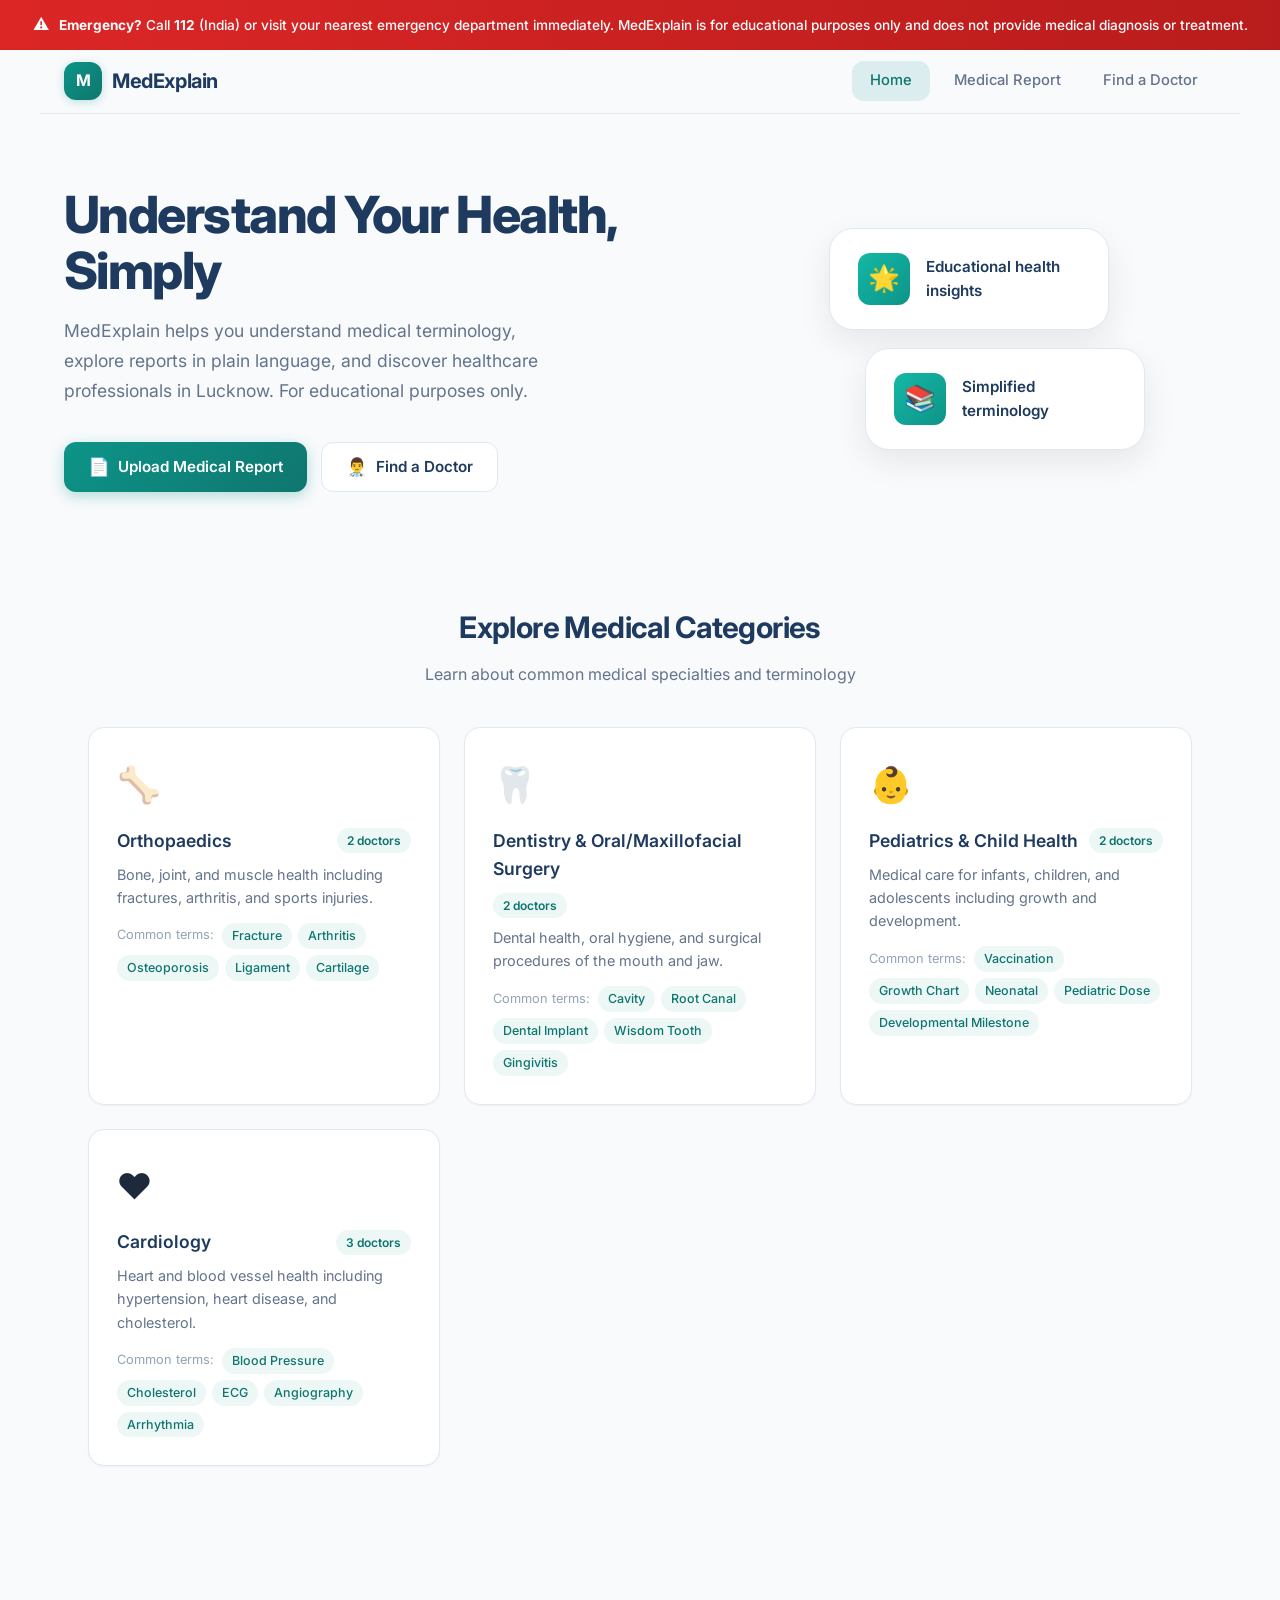
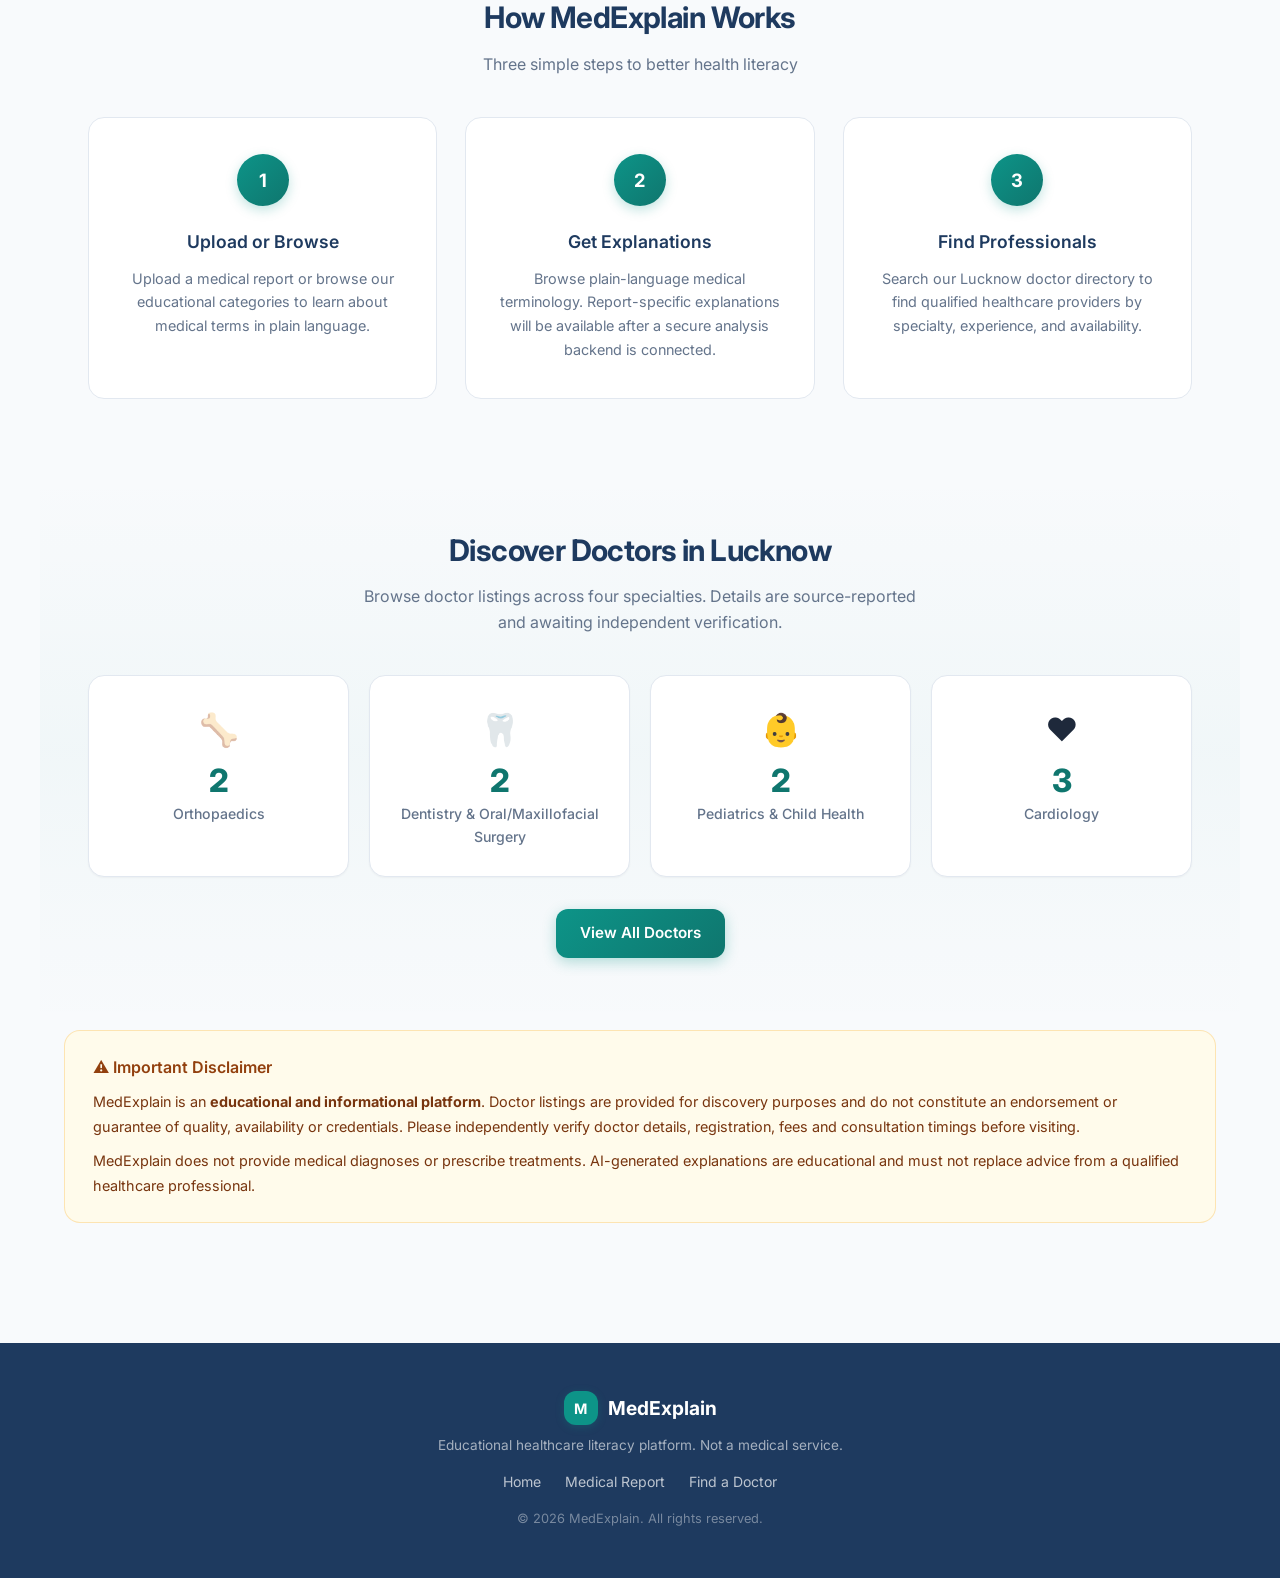
<file: index.html>
<!DOCTYPE html>
<html lang="en">
<head>
    <meta charset="UTF-8">
    <meta name="viewport" content="width=device-width, initial-scale=1.0">
    <title>MedExplain - Healthcare Education & Doctor Discovery</title>
    <link rel="stylesheet" href="styles.css">
    <link rel="preconnect" href="https://fonts.googleapis.com">
    <link href="https://fonts.googleapis.com/css2?family=Inter:wght@300;400;500;600;700&display=swap" rel="stylesheet">
</head>
<body>
    <!-- Emergency Banner -->
    <div class="emergency-banner">
        <span class="emergency-icon">&#9888;</span>
        <span><strong>Emergency?</strong> Call <strong>112</strong> (India) or visit your nearest emergency department immediately. MedExplain is for educational purposes only and does not provide medical diagnosis or treatment.</span>
    </div>

    <!-- Navigation -->
    <nav class="navbar">
        <div class="nav-brand">
            <div class="logo-icon">M</div>
            <span class="logo-text">MedExplain</span>
        </div>
        <button class="nav-toggle" id="navToggle" aria-label="Toggle navigation">
            <span></span>
            <span></span>
            <span></span>
        </button>
        <ul class="nav-menu" id="navMenu">
            <li><a href="index.html" class="nav-link active">Home</a></li>
            <li><a href="report.html" class="nav-link">Medical Report</a></li>
            <li><a href="doctors.html" class="nav-link">Find a Doctor</a></li>
        </ul>
    </nav>

    <!-- Hero Section -->
    <header class="hero">
        <div class="hero-content">
            <h1>Understand Your Health, Simply</h1>
            <p class="hero-subtitle">MedExplain helps you understand medical terminology, explore reports in plain language, and discover healthcare professionals in Lucknow. For educational purposes only.</p>
            <div class="hero-actions">
                <a href="report.html" class="btn btn-primary">
                    <span class="btn-icon">&#128196;</span>
                    Upload Medical Report
                </a>
                <a href="doctors.html" class="btn btn-secondary">
                    <span class="btn-icon">&#128104;&#8205;&#9877;&#65039;</span>
                    Find a Doctor
                </a>
            </div>
        </div>
        <div class="hero-illustration">
            <div class="hero-card">
                <div class="hero-card-icon">&#127775;</div>
                <div class="hero-card-text">Educational health insights</div>
            </div>
            <div class="hero-card hero-card-offset">
                <div class="hero-card-icon">&#128218;</div>
                <div class="hero-card-text">Simplified terminology</div>
            </div>
        </div>
    </header>

    <!-- Medical Categories -->
    <section class="categories-section">
        <div class="section-header">
            <h2>Explore Medical Categories</h2>
            <p>Learn about common medical specialties and terminology</p>
        </div>
        <div class="categories-grid" id="categoriesGrid">
            <!-- Populated by JavaScript -->
        </div>
    </section>

    <!-- How It Works -->
    <section class="how-it-works">
        <div class="section-header">
            <h2>How MedExplain Works</h2>
            <p>Three simple steps to better health literacy</p>
        </div>
        <div class="steps-grid">
            <div class="step-card">
                <div class="step-number">1</div>
                <h3>Upload or Browse</h3>
                <p>Upload a medical report or browse our educational categories to learn about medical terms in plain language.</p>
            </div>
            <div class="step-card">
                <div class="step-number">2</div>
                <h3>Get Explanations</h3>
                <p>Browse plain-language medical terminology. Report-specific explanations will be available after a secure analysis backend is connected.</p>
            </div>
            <div class="step-card">
                <div class="step-number">3</div>
                <h3>Find Professionals</h3>
                <p>Search our Lucknow doctor directory to find qualified healthcare providers by specialty, experience, and availability.</p>
            </div>
        </div>
    </section>

    <!-- Doctor Discovery Preview -->
    <section class="preview-section">
        <div class="section-header">
            <h2>Discover Doctors in Lucknow</h2>
            <p>Browse doctor listings across four specialties. Details are source-reported and awaiting independent verification.</p>
        </div>
        <div class="stats-grid" id="statsGrid">
            <!-- Populated by JavaScript -->
        </div>
        <div class="preview-cta">
            <a href="doctors.html" class="btn btn-primary">View All Doctors</a>
        </div>
    </section>

    <!-- Disclaimer Section -->
    <section class="disclaimer-section">
        <div class="disclaimer-box">
            <h3>&#9888; Important Disclaimer</h3>
            <p>MedExplain is an <strong>educational and informational platform</strong>. Doctor listings are provided for discovery purposes and do not constitute an endorsement or guarantee of quality, availability or credentials. Please independently verify doctor details, registration, fees and consultation timings before visiting.</p>
            <p style="margin-top: 10px;">MedExplain does not provide medical diagnoses or prescribe treatments. AI-generated explanations are educational and must not replace advice from a qualified healthcare professional.</p>
        </div>
    </section>

    <!-- Footer -->
    <footer class="footer">
        <div class="footer-content">
            <div class="footer-brand">
                <div class="logo-icon footer-logo">M</div>
                <span>MedExplain</span>
            </div>
            <p class="footer-text">Educational healthcare literacy platform. Not a medical service.</p>
            <div class="footer-links">
                <a href="index.html">Home</a>
                <a href="report.html">Medical Report</a>
                <a href="doctors.html">Find a Doctor</a>
            </div>
            <p class="footer-copy">&copy; 2026 MedExplain. All rights reserved.</p>
        </div>
    </footer>

    <script src="doctors-data.js"></script>
    <script src="app.js"></script>
</body>
</html>
</file>
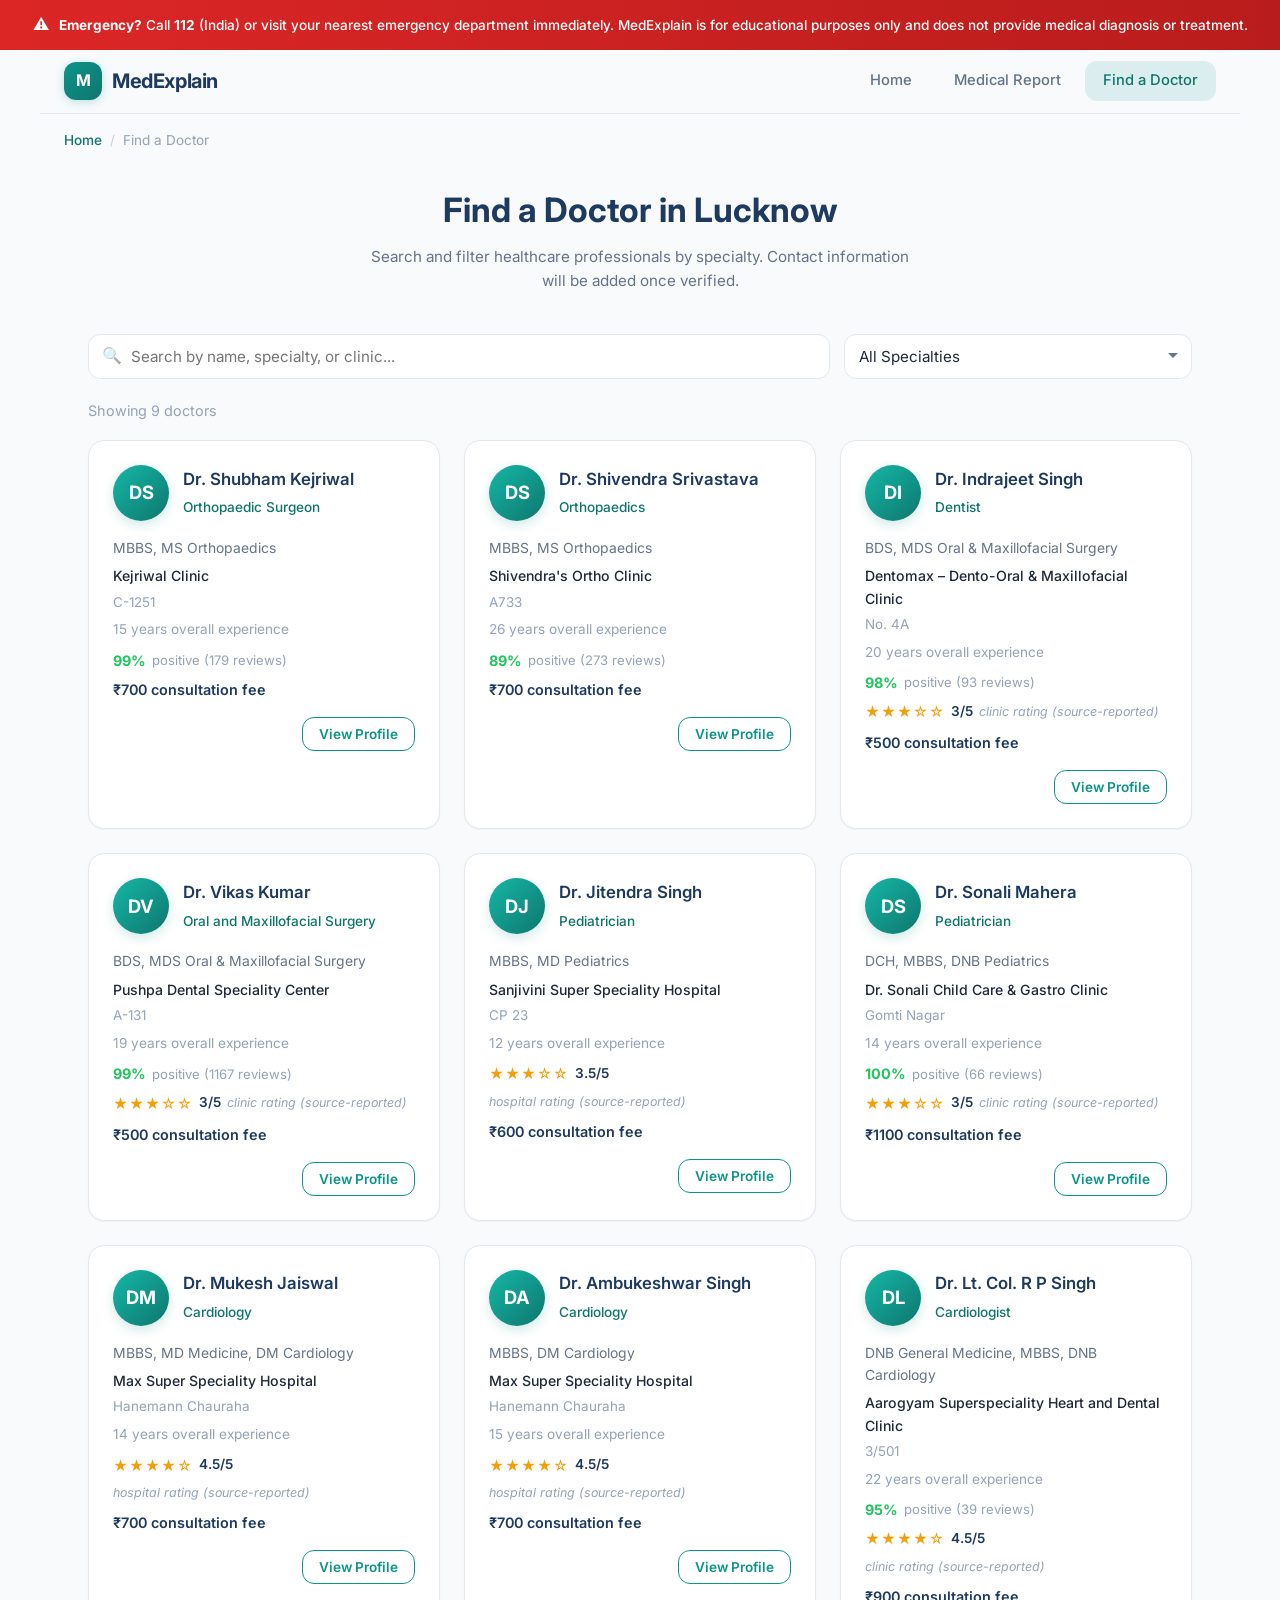
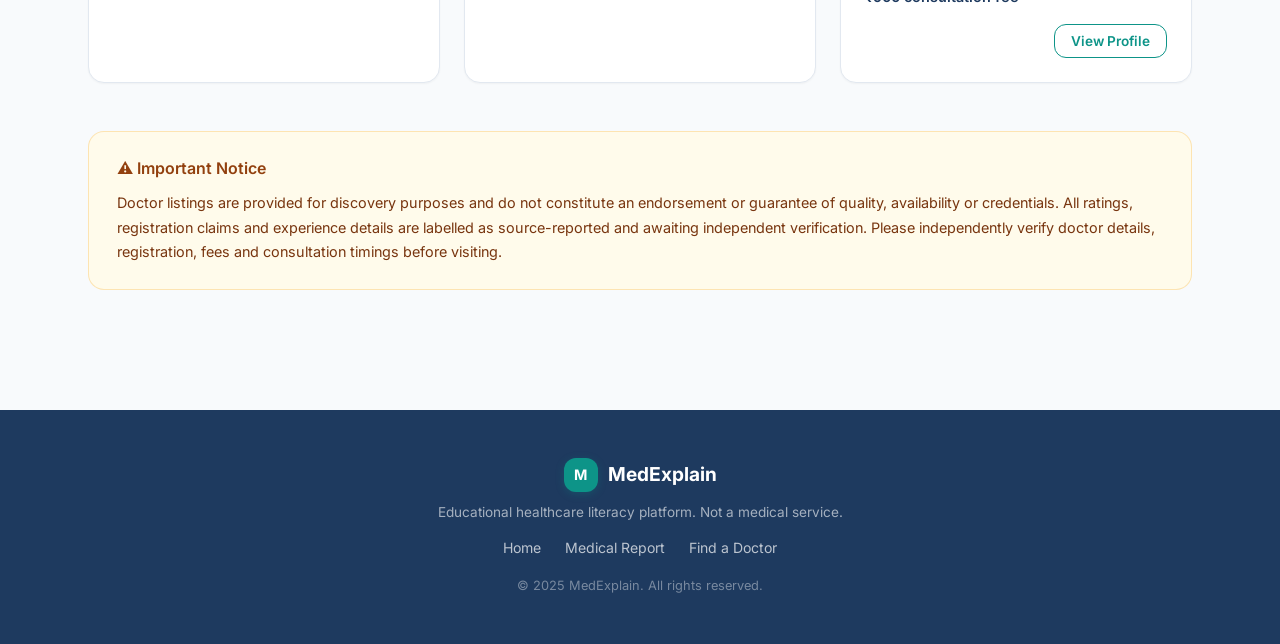
<file: doctors.html>
<!DOCTYPE html>
<html lang="en">
<head>
    <meta charset="UTF-8">
    <meta name="viewport" content="width=device-width, initial-scale=1.0">
    <title>Find a Doctor - MedExplain</title>
    <link rel="stylesheet" href="styles.css">
    <link rel="preconnect" href="https://fonts.googleapis.com">
    <link href="https://fonts.googleapis.com/css2?family=Inter:wght@300;400;500;600;700&display=swap" rel="stylesheet">
</head>
<body>
    <!-- Emergency Banner -->
    <div class="emergency-banner">
        <span class="emergency-icon">&#9888;</span>
        <span><strong>Emergency?</strong> Call <strong>112</strong> (India) or visit your nearest emergency department immediately. MedExplain is for educational purposes only and does not provide medical diagnosis or treatment.</span>
    </div>

    <!-- Navigation -->
    <nav class="navbar">
        <div class="nav-brand">
            <div class="logo-icon">M</div>
            <span class="logo-text">MedExplain</span>
        </div>
        <button class="nav-toggle" id="navToggle" aria-label="Toggle navigation">
            <span></span>
            <span></span>
            <span></span>
        </button>
        <ul class="nav-menu" id="navMenu">
            <li><a href="index.html" class="nav-link">Home</a></li>
            <li><a href="report.html" class="nav-link">Medical Report</a></li>
            <li><a href="doctors.html" class="nav-link active">Find a Doctor</a></li>
        </ul>
    </nav>

    <!-- Breadcrumb -->
    <div class="breadcrumb">
        <a href="index.html">Home</a>
        <span class="breadcrumb-separator">/</span>
        <span>Find a Doctor</span>
    </div>

    <!-- Doctor Directory Main -->
    <main class="doctors-main">
        <div class="section-header doctors-header">
            <h1>Find a Doctor in Lucknow</h1>
            <p>Search and filter healthcare professionals by specialty. Contact information will be added once verified.</p>
        </div>

        <!-- Search and Filter -->
        <div class="search-filter-bar">
            <div class="search-box">
                <span class="search-icon">&#128269;</span>
                <input type="text" class="search-input" id="doctorSearchInput" placeholder="Search by name, specialty, or clinic...">
            </div>
            <div class="filter-dropdown">
                <select class="filter-select" id="categoryFilter">
                    <option value="all">All Specialties</option>
                    <option value="Orthopaedics">Orthopaedics (2)</option>
                    <option value="Dentistry & Oral/Maxillofacial Surgery">Dentistry & Oral/Maxillofacial Surgery (2)</option>
                    <option value="Pediatrics & Child Health">Pediatrics & Child Health (2)</option>
                    <option value="Cardiology">Cardiology (3)</option>
                </select>
            </div>
        </div>

        <!-- Results Count -->
        <div class="results-info">
            <p id="resultsCount">Showing all doctors</p>
        </div>

        <!-- Doctor Cards Grid -->
        <div class="doctors-grid" id="doctorsGrid">
            <!-- Populated by JavaScript -->
        </div>

        <!-- No Results State -->
        <div class="no-results" id="noResults" style="display: none;">
            <div class="no-results-icon">&#128270;</div>
            <h3>No doctors found</h3>
            <p>Try adjusting your search or filter criteria.</p>
            <button class="btn btn-secondary" id="clearFiltersBtn">Clear Filters</button>
        </div>

        <!-- Directory Disclaimer -->
        <div class="directory-disclaimer">
            <div class="disclaimer-box">
                <h3>&#9888; Important Notice</h3>
                <p>Doctor listings are provided for discovery purposes and do not constitute an endorsement or guarantee of quality, availability or credentials. All ratings, registration claims and experience details are labelled as source-reported and awaiting independent verification. Please independently verify doctor details, registration, fees and consultation timings before visiting.</p>
            </div>
        </div>
    </main>

    <!-- Doctor Profile Modal -->
    <div class="modal-overlay" id="doctorModal">
        <div class="modal-content">
            <button class="modal-close" id="modalClose">&times;</button>
            <div class="modal-body" id="modalBody">
                <!-- Populated by JavaScript -->
            </div>
        </div>
    </div>

    <!-- Footer -->
    <footer class="footer">
        <div class="footer-content">
            <div class="footer-brand">
                <div class="logo-icon footer-logo">M</div>
                <span>MedExplain</span>
            </div>
            <p class="footer-text">Educational healthcare literacy platform. Not a medical service.</p>
            <div class="footer-links">
                <a href="index.html">Home</a>
                <a href="report.html">Medical Report</a>
                <a href="doctors.html">Find a Doctor</a>
            </div>
            <p class="footer-copy">&copy; 2025 MedExplain. All rights reserved.</p>
        </div>
    </footer>

    <script src="doctors-data.js"></script>
    <script src="app.js"></script>
</body>
</html>
</file>
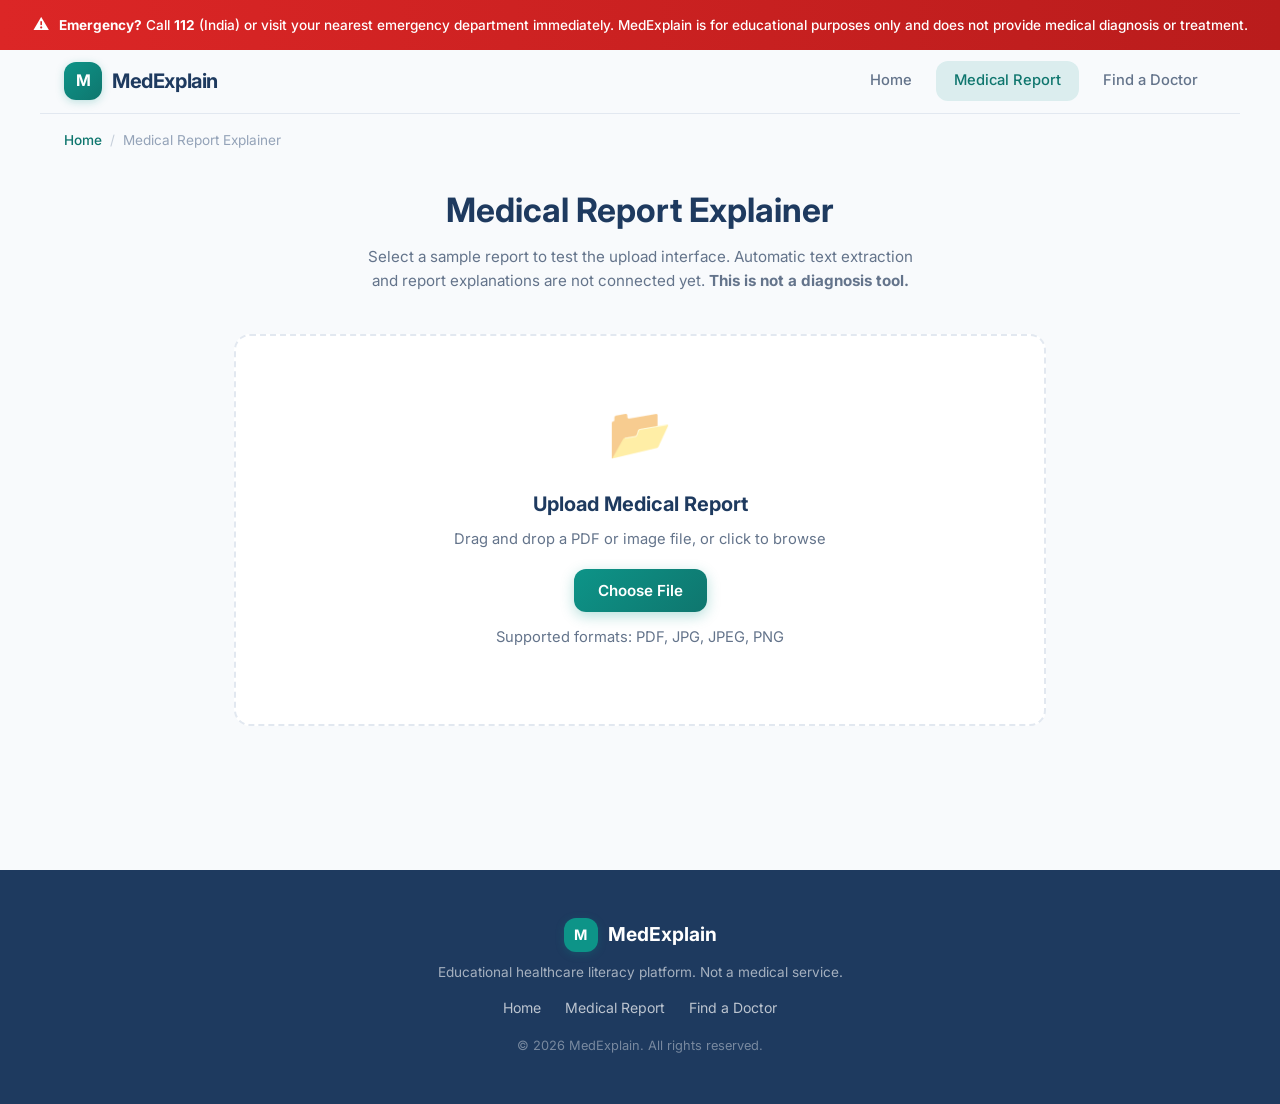
<file: report.html>
<!DOCTYPE html>
<html lang="en">
<head>
    <meta charset="UTF-8">
    <meta name="viewport" content="width=device-width, initial-scale=1.0">
    <title>Medical Report Explainer - MedExplain</title>
    <link rel="stylesheet" href="styles.css">
    <link rel="preconnect" href="https://fonts.googleapis.com">
    <link href="https://fonts.googleapis.com/css2?family=Inter:wght@300;400;500;600;700&display=swap" rel="stylesheet">
</head>
<body>
    <!-- Emergency Banner -->
    <div class="emergency-banner">
        <span class="emergency-icon">&#9888;</span>
        <span><strong>Emergency?</strong> Call <strong>112</strong> (India) or visit your nearest emergency department immediately. MedExplain is for educational purposes only and does not provide medical diagnosis or treatment.</span>
    </div>

    <!-- Navigation -->
    <nav class="navbar">
        <div class="nav-brand">
            <div class="logo-icon">M</div>
            <span class="logo-text">MedExplain</span>
        </div>
        <button class="nav-toggle" id="navToggle" aria-label="Toggle navigation">
            <span></span>
            <span></span>
            <span></span>
        </button>
        <ul class="nav-menu" id="navMenu">
            <li><a href="index.html" class="nav-link">Home</a></li>
            <li><a href="report.html" class="nav-link active">Medical Report</a></li>
            <li><a href="doctors.html" class="nav-link">Find a Doctor</a></li>
        </ul>
    </nav>

    <!-- Breadcrumb -->
    <div class="breadcrumb">
        <a href="index.html">Home</a>
        <span class="breadcrumb-separator">/</span>
        <span>Medical Report Explainer</span>
    </div>

    <!-- Report Main -->
    <main class="report-main">
        <div class="section-header report-header">
            <h1>Medical Report Explainer</h1>
            <p>Select a sample report to test the upload interface. Automatic text extraction and report explanations are not connected yet. <strong>This is not a diagnosis tool.</strong></p>
        </div>

        <!-- Upload Area -->
        <div class="upload-container" id="uploadContainer">
            <div class="upload-area" id="uploadArea">
                <div class="upload-icon">&#128194;</div>
                <h3>Upload Medical Report</h3>
                <p>Drag and drop a PDF or image file, or click to browse</p>
                <input type="file" id="fileInput" accept=".pdf,.jpg,.jpeg,.png" hidden>
                <button class="btn btn-primary" id="browseBtn">Choose File</button>
                <p class="upload-formats">Supported formats: PDF, JPG, JPEG, PNG</p>
            </div>
        </div>

        <!-- File Selected State -->
        <div class="file-selected" id="fileSelected" style="display: none;">
            <div class="file-info">
                <div class="file-icon">&#128196;</div>
                <div class="file-details">
                    <p class="file-name" id="fileName"></p>
                    <p class="file-size" id="fileSize"></p>
                </div>
            </div>
            <div class="file-actions">
                <button class="btn btn-secondary" id="removeFileBtn">Remove</button>
                <button class="btn btn-primary" id="processBtn">Process Report</button>
            </div>
        </div>

        <!-- Processing State -->
        <div class="processing-state" id="processingState" style="display: none;">
            <div class="spinner"></div>
            <h3>Processing Report...</h3>
            <p id="processingText">Reading file contents...</p>
            <div class="progress-bar">
                <div class="progress-fill" id="progressFill"></div>
            </div>
        </div>

        <!-- Integration Pending State -->
        <div class="pending-state" id="pendingState" style="display: none;">
            <div class="pending-icon">&#128295;</div>
            <h3>Analysis Integration Pending</h3>
            <p>The file was selected in your browser, but it has NOT been uploaded to a server, read, extracted or analysed. Automated report analysis requires a secure backend integration that is not yet connected.</p>
            <div class="pending-details">
                <h4>What must be connected before analysis can work:</h4>
                <ul>
                    <li>OCR or PDF text extraction would read the report contents</li>
                    <li>Medical terminology would be identified and extracted automatically</li>
                    <li>Values, units, and reference ranges would be parsed from the document</li>
                    <li>AI would generate simplified educational explanations for each term</li>
                    <li>Abnormal values would be flagged for review by a professional</li>
                    <li>Missing or unreadable sections would be clearly identified</li>
                </ul>
            </div>
            <div class="pending-actions">
                <button class="btn btn-primary" id="newUploadBtn">Upload Another File</button>
            </div>
        </div>

        <!-- Error State -->
        <div class="error-state" id="errorState" style="display: none;">
            <div class="error-icon">&#10060;</div>
            <h3>Processing Error</h3>
            <p id="errorMessage">Something went wrong while processing your file.</p>
            <button class="btn btn-primary" id="errorRetryBtn">Try Again</button>
        </div>
    </main>

    <!-- Footer -->
    <footer class="footer">
        <div class="footer-content">
            <div class="footer-brand">
                <div class="logo-icon footer-logo">M</div>
                <span>MedExplain</span>
            </div>
            <p class="footer-text">Educational healthcare literacy platform. Not a medical service.</p>
            <div class="footer-links">
                <a href="index.html">Home</a>
                <a href="report.html">Medical Report</a>
                <a href="doctors.html">Find a Doctor</a>
            </div>
            <p class="footer-copy">&copy; 2026 MedExplain. All rights reserved.</p>
        </div>
    </footer>

    <script src="doctors-data.js"></script>
    <script src="app.js"></script>
</body>
</html>
</file>
<file: styles.css>
/* =========================================
   MedExplain - Healthcare Education App
   Complete Stylesheet
   Palette: Teal, Navy Blue, White
   ========================================= */

/* CSS Variables */
:root {
    --color-primary: #0d9488;
    --color-primary-dark: #0f766e;
    --color-primary-light: #14b8a6;
    --color-primary-faint: rgba(13, 148, 136, 0.08);
    --color-navy: #1e3a5f;
    --color-navy-dark: #152a45;
    --color-navy-light: #2a4a73;
    --color-white: #ffffff;
    --color-bg: #f8fafc;
    --color-surface: #ffffff;
    --color-text: #1e293b;
    --color-text-secondary: #64748b;
    --color-text-muted: #94a3b8;
    --color-border: #e2e8f0;
    --color-danger: #ef4444;
    --color-danger-bg: #fef2f2;
    --color-warning: #f59e0b;
    --color-warning-bg: #fffbeb;
    --color-success: #22c55e;
    --color-success-bg: #f0fdf4;
    --color-info: #3b82f6;
    --color-info-bg: #eff6ff;

    --radius-sm: 8px;
    --radius-md: 12px;
    --radius-lg: 16px;
    --radius-xl: 24px;

    --shadow-sm: 0 1px 2px rgba(0,0,0,0.04);
    --shadow-md: 0 4px 12px rgba(0,0,0,0.06);
    --shadow-lg: 0 12px 32px rgba(0,0,0,0.08);

    --font-family: 'Inter', -apple-system, BlinkMacSystemFont, 'Segoe UI', Roboto, sans-serif;
    --max-width: 1200px;
    --nav-height: 64px;
}

/* Reset & Base */
*, *::before, *::after {
    box-sizing: border-box;
    margin: 0;
    padding: 0;
}

html {
    scroll-behavior: smooth;
    -webkit-text-size-adjust: 100%;
}

body {
    font-family: var(--font-family);
    background: var(--color-bg);
    color: var(--color-text);
    line-height: 1.6;
    min-height: 100vh;
    -webkit-font-smoothing: antialiased;
}

a { color: inherit; text-decoration: none; }
button { font-family: inherit; cursor: pointer; border: none; background: none; }
img { max-width: 100%; display: block; }

/* =========================================
   Emergency Banner
   ========================================= */
.emergency-banner {
    background: linear-gradient(90deg, #dc2626, #b91c1c);
    color: var(--color-white);
    padding: 12px 20px;
    text-align: center;
    font-size: 0.85rem;
    font-weight: 500;
    position: sticky;
    top: 0;
    z-index: 1100;
}
.emergency-icon { margin-right: 6px; font-size: 1rem; }

/* =========================================
   Navigation
   ========================================= */
.navbar {
    display: flex;
    align-items: center;
    justify-content: space-between;
    height: var(--nav-height);
    max-width: var(--max-width);
    margin: 0 auto;
    padding: 0 24px;
    position: sticky;
    top: 40px;
    background: rgba(248, 250, 252, 0.95);
    backdrop-filter: blur(12px);
    -webkit-backdrop-filter: blur(12px);
    z-index: 1000;
    border-bottom: 1px solid var(--color-border);
}

.nav-brand {
    display: flex;
    align-items: center;
    gap: 10px;
    font-weight: 700;
    font-size: 1.25rem;
    color: var(--color-navy);
}

.logo-icon {
    width: 38px;
    height: 38px;
    background: linear-gradient(135deg, var(--color-primary), var(--color-primary-dark));
    color: var(--color-white);
    border-radius: var(--radius-md);
    display: flex;
    align-items: center;
    justify-content: center;
    font-weight: 700;
    font-size: 1rem;
    flex-shrink: 0;
    box-shadow: 0 2px 8px rgba(13, 148, 136, 0.25);
}

.logo-text { letter-spacing: -0.02em; }

.nav-menu {
    display: flex;
    list-style: none;
    gap: 6px;
}

.nav-link {
    display: block;
    padding: 8px 18px;
    border-radius: var(--radius-md);
    font-size: 0.92rem;
    font-weight: 500;
    color: var(--color-text-secondary);
    transition: all 0.2s ease;
}

.nav-link:hover {
    color: var(--color-primary-dark);
    background: var(--color-primary-faint);
}

.nav-link.active {
    color: var(--color-primary-dark);
    background: rgba(13, 148, 136, 0.12);
}

.nav-toggle {
    display: none;
    flex-direction: column;
    gap: 5px;
    padding: 4px;
}

.nav-toggle span {
    display: block;
    width: 24px;
    height: 2px;
    background: var(--color-navy);
    border-radius: 2px;
    transition: all 0.3s ease;
}

/* =========================================
   Breadcrumb
   ========================================= */
.breadcrumb {
    max-width: var(--max-width);
    margin: 0 auto;
    padding: 16px 24px 0;
    font-size: 0.85rem;
    color: var(--color-text-muted);
    display: flex;
    align-items: center;
    gap: 8px;
}

.breadcrumb a {
    color: var(--color-primary-dark);
    font-weight: 500;
    transition: color 0.2s ease;
}

.breadcrumb a:hover {
    color: var(--color-navy);
    text-decoration: underline;
}

.breadcrumb-separator { opacity: 0.5; }

/* =========================================
   Buttons
   ========================================= */
.btn {
    display: inline-flex;
    align-items: center;
    justify-content: center;
    gap: 8px;
    padding: 12px 24px;
    border-radius: var(--radius-md);
    font-size: 0.95rem;
    font-weight: 600;
    transition: all 0.2s ease;
    cursor: pointer;
    border: none;
    white-space: nowrap;
}

.btn-primary {
    background: linear-gradient(135deg, var(--color-primary), var(--color-primary-dark));
    color: var(--color-white);
    box-shadow: 0 4px 14px rgba(13, 148, 136, 0.3);
}

.btn-primary:hover {
    transform: translateY(-1px);
    box-shadow: 0 6px 20px rgba(13, 148, 136, 0.35);
}

.btn-secondary {
    background: var(--color-white);
    color: var(--color-navy);
    border: 1.5px solid var(--color-border);
}

.btn-secondary:hover {
    border-color: var(--color-primary);
    color: var(--color-primary-dark);
    background: rgba(13, 148, 136, 0.03);
}

.btn-outline {
    background: transparent;
    color: var(--color-primary);
    border: 1.5px solid var(--color-primary);
}

.btn-outline:hover {
    background: var(--color-primary);
    color: var(--color-white);
}

.btn-sm { padding: 8px 16px; font-size: 0.85rem; }

.btn-icon { font-size: 1.1rem; line-height: 1; }

/* =========================================
   Hero Section
   ========================================= */
.hero {
    max-width: var(--max-width);
    margin: 0 auto;
    padding: 72px 24px 56px;
    display: grid;
    grid-template-columns: 1.1fr 0.9fr;
    gap: 56px;
    align-items: center;
}

.hero-content h1 {
    font-size: 3.2rem;
    font-weight: 800;
    line-height: 1.1;
    color: var(--color-navy);
    letter-spacing: -0.03em;
    margin-bottom: 18px;
}

.hero-subtitle {
    font-size: 1.1rem;
    color: var(--color-text-secondary);
    line-height: 1.7;
    margin-bottom: 36px;
    max-width: 500px;
}

.hero-actions {
    display: flex;
    gap: 14px;
    flex-wrap: wrap;
}

.hero-illustration {
    display: flex;
    flex-direction: column;
    gap: 18px;
    align-items: center;
    position: relative;
}

.hero-card {
    background: var(--color-white);
    border-radius: var(--radius-xl);
    padding: 24px 28px;
    box-shadow: var(--shadow-lg);
    display: flex;
    align-items: center;
    gap: 16px;
    width: 280px;
    border: 1px solid var(--color-border);
    transition: transform 0.3s ease;
}

.hero-card:hover { transform: translateY(-3px); }

.hero-card-offset { margin-left: 72px; }

.hero-card-icon {
    width: 52px;
    height: 52px;
    background: linear-gradient(135deg, var(--color-primary-light), var(--color-primary));
    border-radius: var(--radius-md);
    display: flex;
    align-items: center;
    justify-content: center;
    font-size: 1.6rem;
    flex-shrink: 0;
}

.hero-card-text {
    font-weight: 600;
    font-size: 0.95rem;
    color: var(--color-navy);
}

/* =========================================
   Section Headers
   ========================================= */
.section-header {
    text-align: center;
    max-width: 600px;
    margin: 0 auto 40px;
    padding: 0 24px;
}

.section-header h2 {
    font-size: 1.85rem;
    font-weight: 700;
    color: var(--color-navy);
    margin-bottom: 10px;
    letter-spacing: -0.02em;
}

.section-header p {
    color: var(--color-text-secondary);
    font-size: 1rem;
}

/* =========================================
   Categories Grid
   ========================================= */
.categories-section {
    max-width: var(--max-width);
    margin: 0 auto;
    padding: 56px 24px 72px;
}

.categories-grid {
    display: grid;
    grid-template-columns: repeat(3, 1fr);
    gap: 24px;
    padding: 0 24px;
}

.category-card {
    background: var(--color-surface);
    border-radius: var(--radius-lg);
    padding: 28px;
    border: 1px solid var(--color-border);
    box-shadow: var(--shadow-sm);
    transition: all 0.25s ease;
    cursor: pointer;
}

.category-card:hover {
    transform: translateY(-4px);
    box-shadow: var(--shadow-lg);
    border-color: rgba(13, 148, 136, 0.2);
}

.category-icon {
    font-size: 2.2rem;
    margin-bottom: 14px;
}

.category-header-row {
    display: flex;
    align-items: center;
    justify-content: space-between;
    gap: 10px;
    margin-bottom: 8px;
    flex-wrap: wrap;
}

.category-title {
    font-size: 1.1rem;
    font-weight: 600;
    color: var(--color-navy);
}

.category-count {
    background: var(--color-primary-faint);
    color: var(--color-primary-dark);
    font-size: 0.75rem;
    font-weight: 600;
    padding: 3px 10px;
    border-radius: 20px;
    white-space: nowrap;
}

.category-description {
    font-size: 0.9rem;
    color: var(--color-text-secondary);
    line-height: 1.6;
    margin-bottom: 14px;
}

.category-terms {
    display: flex;
    flex-wrap: wrap;
    gap: 6px;
    align-items: center;
}

.terms-label {
    font-size: 0.8rem;
    color: var(--color-text-muted);
    margin-right: 2px;
}

.term-tag {
    background: var(--color-primary-faint);
    color: var(--color-primary-dark);
    font-size: 0.78rem;
    font-weight: 500;
    padding: 3px 10px;
    border-radius: 20px;
}

/* =========================================
   How It Works
   ========================================= */
.how-it-works {
    max-width: var(--max-width);
    margin: 0 auto;
    padding: 56px 24px 72px;
}

.steps-grid {
    display: grid;
    grid-template-columns: repeat(3, 1fr);
    gap: 28px;
    padding: 0 24px;
}

.step-card {
    background: var(--color-surface);
    border-radius: var(--radius-lg);
    padding: 36px 28px;
    border: 1px solid var(--color-border);
    text-align: center;
    position: relative;
    transition: all 0.25s ease;
}

.step-card:hover {
    box-shadow: var(--shadow-md);
    transform: translateY(-3px);
}

.step-number {
    width: 52px;
    height: 52px;
    background: linear-gradient(135deg, var(--color-primary), var(--color-primary-dark));
    color: var(--color-white);
    border-radius: 50%;
    display: flex;
    align-items: center;
    justify-content: center;
    font-weight: 700;
    font-size: 1.15rem;
    margin: 0 auto 22px;
    box-shadow: 0 4px 12px rgba(13, 148, 136, 0.25);
}

.step-card h3 {
    font-size: 1.1rem;
    font-weight: 600;
    color: var(--color-navy);
    margin-bottom: 10px;
}

.step-card p {
    font-size: 0.9rem;
    color: var(--color-text-secondary);
    line-height: 1.65;
}

/* =========================================
   Preview / Stats Section
   ========================================= */
.preview-section {
    max-width: var(--max-width);
    margin: 0 auto;
    padding: 56px 24px 72px;
    background: linear-gradient(180deg, transparent, rgba(13, 148, 136, 0.03), transparent);
}

.stats-grid {
    display: grid;
    grid-template-columns: repeat(4, 1fr);
    gap: 20px;
    padding: 0 24px;
    margin-bottom: 32px;
}

.stat-card {
    background: var(--color-surface);
    border-radius: var(--radius-lg);
    padding: 28px 20px;
    border: 1px solid var(--color-border);
    text-align: center;
    cursor: pointer;
    transition: all 0.25s ease;
    box-shadow: var(--shadow-sm);
}

.stat-card:hover {
    transform: translateY(-4px);
    box-shadow: var(--shadow-lg);
    border-color: rgba(13, 148, 136, 0.2);
}

.stat-icon {
    font-size: 2rem;
    margin-bottom: 10px;
}

.stat-number {
    font-size: 2rem;
    font-weight: 800;
    color: var(--color-primary-dark);
    line-height: 1;
    margin-bottom: 6px;
}

.stat-label {
    font-size: 0.88rem;
    color: var(--color-text-secondary);
    font-weight: 500;
}

.preview-cta {
    text-align: center;
    padding: 0 24px;
}

/* =========================================
   Disclaimer Section
   ========================================= */
.disclaimer-section {
    max-width: var(--max-width);
    margin: 0 auto;
    padding: 0 24px 72px;
}

.disclaimer-box {
    background: var(--color-warning-bg);
    border: 1px solid rgba(245, 158, 11, 0.25);
    border-radius: var(--radius-lg);
    padding: 24px 28px;
}

.disclaimer-box h3 {
    color: #92400e;
    font-size: 1rem;
    font-weight: 600;
    margin-bottom: 10px;
}

.disclaimer-box p {
    color: #78350f;
    font-size: 0.9rem;
    line-height: 1.7;
}

/* =========================================
   Footer
   ========================================= */
.footer {
    background: var(--color-navy);
    color: var(--color-white);
    padding: 48px 24px;
    margin-top: 48px;
}

.footer-content {
    max-width: var(--max-width);
    margin: 0 auto;
    text-align: center;
}

.footer-brand {
    display: inline-flex;
    align-items: center;
    gap: 10px;
    font-weight: 700;
    font-size: 1.2rem;
    margin-bottom: 10px;
}

.footer-logo {
    background: var(--color-primary);
    width: 34px;
    height: 34px;
    font-size: 0.9rem;
}

.footer-text {
    font-size: 0.85rem;
    color: rgba(255,255,255,0.6);
    margin-bottom: 14px;
}

.footer-links {
    display: flex;
    justify-content: center;
    gap: 24px;
    margin-bottom: 16px;
}

.footer-links a {
    font-size: 0.88rem;
    color: rgba(255,255,255,0.7);
    transition: color 0.2s ease;
}

.footer-links a:hover {
    color: var(--color-white);
}

.footer-copy {
    font-size: 0.8rem;
    color: rgba(255,255,255,0.4);
}

/* =========================================
   Report Page
   ========================================= */
.report-main {
    max-width: 860px;
    margin: 0 auto;
    padding: 32px 24px 72px;
}

.report-header h1 {
    font-size: 2.1rem;
    font-weight: 700;
    color: var(--color-navy);
    margin-bottom: 8px;
}

.report-header p {
    color: var(--color-text-secondary);
    font-size: 0.95rem;
}

/* Upload Area */
.upload-container { margin-bottom: 24px; }

.upload-area {
    background: var(--color-surface);
    border: 2px dashed var(--color-border);
    border-radius: var(--radius-lg);
    padding: 56px 24px;
    text-align: center;
    transition: all 0.25s ease;
    cursor: pointer;
}

.upload-area:hover,
.upload-area.dragover {
    border-color: var(--color-primary);
    background: rgba(13, 148, 136, 0.02);
}

.upload-icon {
    font-size: 3.2rem;
    margin-bottom: 14px;
    opacity: 0.6;
}

.upload-area h3 {
    font-size: 1.25rem;
    color: var(--color-navy);
    margin-bottom: 8px;
}

.upload-area > p {
    color: var(--color-text-secondary);
    font-size: 0.92rem;
    margin-bottom: 18px;
}

.upload-formats {
    font-size: 0.8rem;
    color: var(--color-text-muted);
    margin-top: 14px;
}

/* File Selected */
.file-selected {
    background: var(--color-surface);
    border: 1px solid var(--color-border);
    border-radius: var(--radius-lg);
    padding: 24px;
    display: flex;
    align-items: center;
    justify-content: space-between;
    gap: 16px;
    flex-wrap: wrap;
    margin-bottom: 24px;
    box-shadow: var(--shadow-sm);
}

.file-info {
    display: flex;
    align-items: center;
    gap: 14px;
}

.file-icon { font-size: 2.2rem; }

.file-name {
    font-weight: 600;
    color: var(--color-navy);
    font-size: 0.95rem;
}

.file-size {
    font-size: 0.85rem;
    color: var(--color-text-muted);
}

.file-actions { display: flex; gap: 10px; }

/* Processing State */
.processing-state {
    background: var(--color-surface);
    border: 1px solid var(--color-border);
    border-radius: var(--radius-lg);
    padding: 52px 24px;
    text-align: center;
    margin-bottom: 24px;
    box-shadow: var(--shadow-sm);
}

.spinner {
    width: 52px;
    height: 52px;
    border: 3px solid var(--color-border);
    border-top-color: var(--color-primary);
    border-radius: 50%;
    animation: spin 0.8s linear infinite;
    margin: 0 auto 22px;
}

@keyframes spin {
    to { transform: rotate(360deg); }
}

.processing-state h3 {
    font-size: 1.25rem;
    color: var(--color-navy);
    margin-bottom: 8px;
}

.processing-state p {
    color: var(--color-text-secondary);
    font-size: 0.92rem;
    margin-bottom: 24px;
}

.progress-bar {
    max-width: 340px;
    height: 7px;
    background: var(--color-border);
    border-radius: 4px;
    margin: 0 auto;
    overflow: hidden;
}

.progress-fill {
    height: 100%;
    background: linear-gradient(90deg, var(--color-primary), var(--color-primary-light));
    border-radius: 4px;
    width: 0%;
    transition: width 0.4s ease;
}

/* Pending State */
.pending-state {
    background: var(--color-info-bg);
    border: 1px solid rgba(59, 130, 246, 0.2);
    border-radius: var(--radius-lg);
    padding: 36px;
    margin-bottom: 24px;
}

.pending-icon {
    font-size: 2.8rem;
    text-align: center;
    margin-bottom: 14px;
}

.pending-state h3 {
    text-align: center;
    color: #1e40af;
    font-size: 1.25rem;
    margin-bottom: 10px;
}

.pending-state > p {
    text-align: center;
    color: #334155;
    font-size: 0.95rem;
    margin-bottom: 24px;
    line-height: 1.6;
}

.pending-details {
    background: var(--color-white);
    border-radius: var(--radius-md);
    padding: 22px 26px;
    margin-bottom: 24px;
    border: 1px solid rgba(59, 130, 246, 0.12);
}

.pending-details h4 {
    font-size: 0.95rem;
    color: var(--color-navy);
    margin-bottom: 12px;
}

.pending-details ul {
    padding-left: 20px;
    color: var(--color-text-secondary);
    font-size: 0.9rem;
    line-height: 1.9;
}

.pending-actions {
    display: flex;
    justify-content: center;
    gap: 12px;
    flex-wrap: wrap;
}

/* Error State */
.error-state {
    background: var(--color-danger-bg);
    border: 1px solid rgba(239, 68, 68, 0.2);
    border-radius: var(--radius-lg);
    padding: 36px;
    text-align: center;
    margin-bottom: 24px;
}

.error-icon {
    font-size: 2.8rem;
    margin-bottom: 14px;
}

.error-state h3 {
    color: #b91c1c;
    font-size: 1.25rem;
    margin-bottom: 10px;
}

.error-state p {
    color: #7f1d1d;
    font-size: 0.95rem;
    margin-bottom: 22px;
}

/* Report Output */
.report-output {
    background: var(--color-surface);
    border: 1px solid var(--color-border);
    border-radius: var(--radius-lg);
    padding: 32px;
    margin-bottom: 48px;
    box-shadow: var(--shadow-sm);
}

.output-header {
    display: flex;
    align-items: center;
    justify-content: space-between;
    flex-wrap: wrap;
    gap: 10px;
    margin-bottom: 14px;
}

.output-header h3 {
    font-size: 1.25rem;
    color: var(--color-navy);
}

.output-badge {
    background: var(--color-warning-bg);
    color: #92400e;
    font-size: 0.75rem;
    font-weight: 600;
    padding: 4px 14px;
    border-radius: 20px;
    border: 1px solid rgba(245, 158, 11, 0.2);
}

.output-disclaimer {
    background: var(--color-warning-bg);
    border: 1px solid rgba(245, 158, 11, 0.2);
    border-radius: var(--radius-sm);
    padding: 14px 18px;
    font-size: 0.88rem;
    color: #78350f;
    margin-bottom: 28px;
    line-height: 1.65;
}

.output-section { margin-bottom: 32px; }
.output-section:last-child { margin-bottom: 0; }

.output-section h4 {
    font-size: 1.05rem;
    color: var(--color-navy);
    margin-bottom: 16px;
    padding-bottom: 10px;
    border-bottom: 1px solid var(--color-border);
    font-weight: 600;
}

.values-table-wrapper { overflow-x: auto; }

.values-table {
    width: 100%;
    border-collapse: collapse;
    font-size: 0.9rem;
}

.values-table th {
    background: var(--color-bg);
    color: var(--color-navy);
    font-weight: 600;
    text-align: left;
    padding: 12px 14px;
    border-bottom: 2px solid var(--color-border);
    white-space: nowrap;
}

.values-table td {
    padding: 12px 14px;
    border-bottom: 1px solid var(--color-border);
    color: var(--color-text);
}

.values-table tr:hover td {
    background: rgba(13, 148, 136, 0.02);
}

.status-badge {
    display: inline-block;
    padding: 4px 12px;
    border-radius: 20px;
    font-size: 0.78rem;
    font-weight: 600;
}

.status-normal {
    background: var(--color-success-bg);
    color: #166534;
}

.status-low {
    background: #fef9c3;
    color: #854d0e;
}

.terminology-list {
    display: flex;
    flex-direction: column;
    gap: 14px;
}

.term-explanation-card {
    background: var(--color-bg);
    border-radius: var(--radius-md);
    padding: 18px 22px;
    border: 1px solid var(--color-border);
}

.term-explanation-card h5 {
    font-size: 0.98rem;
    color: var(--color-navy);
    margin-bottom: 8px;
}

.term-explanation-card p {
    font-size: 0.9rem;
    color: var(--color-text-secondary);
    line-height: 1.6;
}

.term-meta {
    margin-top: 10px;
    font-size: 0.85rem;
    color: var(--color-text-muted);
}

.term-meta-high-low {
    margin-top: 8px;
    font-size: 0.85rem;
    color: var(--color-text-secondary);
    line-height: 1.6;
}

.term-meta-high-low span {
    display: block;
    margin-bottom: 2px;
}

.missing-info {
    background: var(--color-warning-bg);
    border: 1px solid rgba(245, 158, 11, 0.2);
    border-radius: var(--radius-md);
    padding: 18px 22px;
    font-size: 0.9rem;
    color: #78350f;
}

.missing-info ul {
    margin-top: 10px;
    padding-left: 20px;
    line-height: 1.9;
}

/* Terminology Browser */
.terminology-browser { margin-top: 56px; }

.term-search {
    max-width: 540px;
    margin: 0 auto 28px;
    padding: 0 24px;
}

.term-search-input {
    width: 100%;
    padding: 13px 20px;
    border: 1.5px solid var(--color-border);
    border-radius: var(--radius-md);
    font-size: 0.95rem;
    font-family: inherit;
    color: var(--color-text);
    transition: all 0.2s ease;
    background: var(--color-surface);
}

.term-search-input:focus {
    outline: none;
    border-color: var(--color-primary);
    box-shadow: 0 0 0 3px rgba(13, 148, 136, 0.08);
}

.term-search-input::placeholder { color: var(--color-text-muted); }

.terms-grid {
    display: grid;
    grid-template-columns: repeat(2, 1fr);
    gap: 16px;
    padding: 0 24px;
}

.term-card {
    background: var(--color-surface);
    border: 1px solid var(--color-border);
    border-radius: var(--radius-md);
    padding: 22px;
    transition: all 0.2s ease;
}

.term-card:hover {
    box-shadow: var(--shadow-md);
    border-color: rgba(13, 148, 136, 0.2);
}

.term-header {
    display: flex;
    align-items: center;
    justify-content: space-between;
    gap: 10px;
    margin-bottom: 10px;
    flex-wrap: wrap;
}

.term-header h4 {
    font-size: 1.02rem;
    color: var(--color-navy);
    font-weight: 600;
}

.term-category {
    background: var(--color-primary-faint);
    color: var(--color-primary-dark);
    font-size: 0.75rem;
    font-weight: 600;
    padding: 3px 10px;
    border-radius: 20px;
}

.term-description {
    font-size: 0.9rem;
    color: var(--color-text-secondary);
    line-height: 1.65;
    margin-bottom: 12px;
}

.term-details {
    font-size: 0.85rem;
    color: var(--color-text-secondary);
    line-height: 1.7;
}

.term-details p { margin-bottom: 4px; }

.no-terms {
    text-align: center;
    color: var(--color-text-muted);
    padding: 32px;
    grid-column: 1 / -1;
}

/* =========================================
   Doctor Directory Page
   ========================================= */
.doctors-main {
    max-width: var(--max-width);
    margin: 0 auto;
    padding: 32px 24px 72px;
}

.doctors-header h1 {
    font-size: 2.1rem;
    font-weight: 700;
    color: var(--color-navy);
    margin-bottom: 8px;
}

.doctors-header p {
    color: var(--color-text-secondary);
    font-size: 0.95rem;
}

/* Search & Filter */
.search-filter-bar {
    display: flex;
    gap: 14px;
    margin-bottom: 20px;
    padding: 0 24px;
    flex-wrap: wrap;
}

.search-box {
    flex: 1;
    min-width: 260px;
    position: relative;
}

.search-icon {
    position: absolute;
    left: 14px;
    top: 50%;
    transform: translateY(-50%);
    font-size: 1rem;
    opacity: 0.5;
}

.search-input {
    width: 100%;
    padding: 12px 14px 12px 42px;
    border: 1.5px solid var(--color-border);
    border-radius: var(--radius-md);
    font-size: 0.95rem;
    font-family: inherit;
    color: var(--color-text);
    transition: all 0.2s ease;
    background: var(--color-surface);
}

.search-input:focus {
    outline: none;
    border-color: var(--color-primary);
    box-shadow: 0 0 0 3px rgba(13, 148, 136, 0.08);
}

.filter-select {
    padding: 12px 40px 12px 14px;
    border: 1.5px solid var(--color-border);
    border-radius: var(--radius-md);
    font-size: 0.95rem;
    font-family: inherit;
    color: var(--color-text);
    background: var(--color-white);
    appearance: none;
    -webkit-appearance: none;
    background-image: url("data:image/svg+xml,%3Csvg xmlns='http://www.w3.org/2000/svg' width='12' height='12' viewBox='0 0 12 12'%3E%3Cpath fill='%2364748b' d='M6 8L1 3h10z'/%3E%3C/svg%3E");
    background-repeat: no-repeat;
    background-position: right 12px center;
    cursor: pointer;
    min-width: 220px;
}

.filter-select:focus {
    outline: none;
    border-color: var(--color-primary);
}

.results-info {
    padding: 0 24px;
    margin-bottom: 18px;
}

.results-info p {
    font-size: 0.9rem;
    color: var(--color-text-muted);
}

/* Doctor Cards */
.doctors-grid {
    display: grid;
    grid-template-columns: repeat(3, 1fr);
    gap: 24px;
    padding: 0 24px;
}

.doctor-card {
    background: var(--color-surface);
    border: 1px solid var(--color-border);
    border-radius: var(--radius-lg);
    padding: 24px;
    box-shadow: var(--shadow-sm);
    transition: all 0.25s ease;
    cursor: pointer;
}

.doctor-card:hover {
    transform: translateY(-4px);
    box-shadow: var(--shadow-lg);
    border-color: rgba(13, 148, 136, 0.2);
}

.doctor-card-header {
    display: flex;
    align-items: center;
    gap: 14px;
    margin-bottom: 16px;
}

.doctor-avatar {
    width: 56px;
    height: 56px;
    background: linear-gradient(135deg, var(--color-primary-light), var(--color-primary-dark));
    color: var(--color-white);
    border-radius: 50%;
    display: flex;
    align-items: center;
    justify-content: center;
    font-weight: 700;
    font-size: 1.15rem;
    flex-shrink: 0;
    box-shadow: 0 4px 12px rgba(13, 148, 136, 0.2);
}

.doctor-card-meta { min-width: 0; }

.doctor-name {
    font-size: 1.05rem;
    font-weight: 600;
    color: var(--color-navy);
    white-space: nowrap;
    overflow: hidden;
    text-overflow: ellipsis;
    margin-bottom: 2px;
}

.doctor-specialty {
    font-size: 0.85rem;
    color: var(--color-primary-dark);
    font-weight: 500;
}

.doctor-card-body { margin-bottom: 16px; }

.doctor-qualifications {
    font-size: 0.87rem;
    color: var(--color-text-secondary);
    margin-bottom: 6px;
}

.doctor-hospital {
    font-size: 0.88rem;
    color: var(--color-text);
    font-weight: 500;
    margin-bottom: 4px;
}

.doctor-location {
    font-size: 0.84rem;
    color: var(--color-text-muted);
    margin-bottom: 6px;
}

.doctor-experience {
    font-size: 0.85rem;
    color: var(--color-text-muted);
    margin-bottom: 8px;
}

.doctor-feedback {
    display: flex;
    align-items: center;
    gap: 6px;
    margin-bottom: 6px;
}

.feedback-percent {
    font-size: 0.9rem;
    font-weight: 700;
    color: var(--color-success);
}

.feedback-count {
    font-size: 0.82rem;
    color: var(--color-text-muted);
}

.doctor-rating {
    display: flex;
    align-items: center;
    gap: 6px;
    margin-bottom: 8px;
    flex-wrap: wrap;
}

.rating-stars {
    color: var(--color-warning);
    font-size: 0.9rem;
    letter-spacing: 1px;
}

.rating-value {
    font-size: 0.85rem;
    font-weight: 600;
    color: var(--color-navy);
}

.rating-label {
    font-size: 0.78rem;
    color: var(--color-text-muted);
    font-style: italic;
}

.doctor-fee {
    font-size: 0.9rem;
    font-weight: 600;
    color: var(--color-navy);
}

.doctor-card-footer {
    display: flex;
    justify-content: flex-end;
}

/* No Results */
.no-results {
    text-align: center;
    padding: 56px 24px;
}

.no-results-icon {
    font-size: 3.2rem;
    margin-bottom: 14px;
    opacity: 0.4;
}

.no-results h3 {
    font-size: 1.25rem;
    color: var(--color-navy);
    margin-bottom: 8px;
}

.no-results p {
    color: var(--color-text-secondary);
    font-size: 0.9rem;
    margin-bottom: 18px;
}

/* Directory Disclaimer */
.directory-disclaimer {
    margin-top: 48px;
    padding: 0 24px;
}

/* =========================================
   Doctor Profile Modal
   ========================================= */
.modal-overlay {
    position: fixed;
    inset: 0;
    background: rgba(15, 23, 42, 0.55);
    backdrop-filter: blur(4px);
    -webkit-backdrop-filter: blur(4px);
    z-index: 2000;
    display: flex;
    align-items: center;
    justify-content: center;
    padding: 24px;
    opacity: 0;
    pointer-events: none;
    transition: opacity 0.25s ease;
}

.modal-overlay.active {
    opacity: 1;
    pointer-events: auto;
}

.modal-content {
    background: var(--color-surface);
    border-radius: var(--radius-lg);
    max-width: 680px;
    width: 100%;
    max-height: 88vh;
    overflow-y: auto;
    position: relative;
    box-shadow: var(--shadow-lg);
    transform: translateY(12px);
    transition: transform 0.25s ease;
}

.modal-overlay.active .modal-content {
    transform: translateY(0);
}

.modal-close {
    position: absolute;
    top: 16px;
    right: 16px;
    width: 38px;
    height: 38px;
    border-radius: 50%;
    background: var(--color-bg);
    color: var(--color-text-secondary);
    font-size: 1.6rem;
    line-height: 1;
    display: flex;
    align-items: center;
    justify-content: center;
    cursor: pointer;
    z-index: 10;
    border: 1px solid var(--color-border);
    transition: all 0.2s ease;
}

.modal-close:hover {
    background: var(--color-danger-bg);
    color: var(--color-danger);
    border-color: rgba(239, 68, 68, 0.3);
}

.modal-body { padding: 36px; }

.modal-avatar-section {
    display: flex;
    align-items: center;
    gap: 20px;
    margin-bottom: 28px;
}

.modal-avatar {
    width: 80px;
    height: 80px;
    background: linear-gradient(135deg, var(--color-primary-light), var(--color-primary-dark));
    color: var(--color-white);
    border-radius: 50%;
    display: flex;
    align-items: center;
    justify-content: center;
    font-weight: 700;
    font-size: 1.6rem;
    flex-shrink: 0;
    box-shadow: 0 4px 16px rgba(13, 148, 136, 0.25);
}

.modal-title-block h2 {
    font-size: 1.45rem;
    color: var(--color-navy);
    margin-bottom: 4px;
    font-weight: 700;
}

.modal-specialty {
    display: block;
    font-size: 0.92rem;
    color: var(--color-primary-dark);
    font-weight: 500;
    margin-bottom: 3px;
}

.modal-experience {
    font-size: 0.86rem;
    color: var(--color-text-muted);
}

.modal-info-grid {
    display: grid;
    grid-template-columns: repeat(2, 1fr);
    gap: 14px;
    margin-bottom: 28px;
}

.modal-info-item {
    background: var(--color-bg);
    border-radius: var(--radius-sm);
    padding: 14px 16px;
}

.modal-label {
    display: block;
    font-size: 0.75rem;
    color: var(--color-text-muted);
    text-transform: uppercase;
    letter-spacing: 0.05em;
    margin-bottom: 5px;
    font-weight: 600;
}

.modal-value {
    font-size: 0.9rem;
    color: var(--color-text);
    font-weight: 500;
    line-height: 1.5;
}

.feedback-percent-large {
    font-size: 1.3rem;
    font-weight: 700;
    color: var(--color-success);
    margin-right: 6px;
}

.feedback-detail {
    font-size: 0.88rem;
    color: var(--color-text-secondary);
}

.source-note {
    display: block;
    font-size: 0.78rem;
    color: var(--color-text-muted);
    font-style: italic;
    margin-top: 4px;
}

.modal-section {
    margin-bottom: 24px;
}

.modal-section:last-of-type { margin-bottom: 0; }

.modal-section h4 {
    font-size: 1.02rem;
    color: var(--color-navy);
    margin-bottom: 12px;
    font-weight: 600;
}

.modal-section p {
    font-size: 0.9rem;
    color: var(--color-text-secondary);
    line-height: 1.7;
}

.modal-section ul {
    padding-left: 20px;
    color: var(--color-text-secondary);
    font-size: 0.9rem;
    line-height: 1.8;
}

.timings-list {
    padding-left: 20px;
    color: var(--color-text);
    font-size: 0.9rem;
    line-height: 1.9;
}

.timings-list li { margin-bottom: 2px; }

.modal-notes {
    display: flex;
    flex-direction: column;
    gap: 8px;
}

.modal-note-item {
    background: var(--color-warning-bg);
    border: 1px solid rgba(245, 158, 11, 0.2);
    border-radius: var(--radius-sm);
    padding: 12px 16px;
    font-size: 0.88rem;
    color: #78350f;
    line-height: 1.6;
}

.registration-note {
    font-size: 0.88rem;
    color: var(--color-text-secondary);
    line-height: 1.7;
    background: var(--color-bg);
    padding: 12px 16px;
    border-radius: var(--radius-sm);
}

.modal-contact-grid {
    display: grid;
    grid-template-columns: repeat(3, 1fr);
    gap: 12px;
}

.modal-contact-item {
    background: var(--color-bg);
    border-radius: var(--radius-sm);
    padding: 14px 16px;
}

.contact-link {
    color: var(--color-primary-dark);
    font-weight: 600;
    font-size: 0.88rem;
    word-break: break-all;
    transition: color 0.2s ease;
}

.contact-link:hover {
    color: var(--color-navy);
    text-decoration: underline;
}

.contact-placeholder {
    font-size: 0.85rem;
    color: var(--color-text-muted);
    font-style: italic;
}

.directions-link {
    display: inline-block;
    margin-top: 8px;
    font-size: 0.88rem;
    color: var(--color-primary-dark);
    font-weight: 500;
    transition: color 0.2s ease;
}

.directions-link:hover {
    color: var(--color-navy);
    text-decoration: underline;
}

.modal-contact-actions {
    margin-top: 16px;
    display: flex;
    gap: 10px;
    flex-wrap: wrap;
}

.modal-notice {
    background: var(--color-warning-bg);
    border: 1px solid rgba(245, 158, 11, 0.2);
    border-radius: var(--radius-sm);
    padding: 16px 18px;
    margin-top: 24px;
}

.modal-notice p {
    font-size: 0.85rem;
    color: #78350f;
    line-height: 1.65;
}

/* =========================================
   Responsive Design
   ========================================= */
@media (max-width: 1024px) {
    .categories-grid,
    .doctors-grid {
        grid-template-columns: repeat(2, 1fr);
    }
    .stats-grid {
        grid-template-columns: repeat(2, 1fr);
    }
    .hero-content h1 {
        font-size: 2.6rem;
    }
}

@media (max-width: 768px) {
    .navbar {
        padding: 0 16px;
        top: 58px;
    }

    .nav-toggle { display: flex; }

    .nav-menu {
        position: absolute;
        top: var(--nav-height);
        left: 0;
        right: 0;
        background: rgba(248, 250, 252, 0.98);
        backdrop-filter: blur(12px);
        flex-direction: column;
        padding: 12px 16px;
        border-bottom: 1px solid var(--color-border);
        gap: 4px;
        opacity: 0;
        pointer-events: none;
        transform: translateY(-8px);
        transition: all 0.25s ease;
    }

    .nav-menu.active {
        opacity: 1;
        pointer-events: auto;
        transform: translateY(0);
    }

    .hero {
        grid-template-columns: 1fr;
        text-align: center;
        padding: 40px 16px 32px;
    }

    .hero-content h1 {
        font-size: 2.2rem;
    }

    .hero-subtitle {
        margin-left: auto;
        margin-right: auto;
    }

    .hero-actions { justify-content: center; }
    .hero-illustration { display: none; }

    .categories-grid,
    .steps-grid,
    .doctors-grid {
        grid-template-columns: 1fr;
        padding: 0 16px;
    }

    .stats-grid {
        grid-template-columns: repeat(2, 1fr);
        padding: 0 16px;
    }

    .terms-grid {
        grid-template-columns: 1fr;
        padding: 0 16px;
    }

    .search-filter-bar { padding: 0 16px; }

    .file-selected {
        flex-direction: column;
        align-items: flex-start;
    }

    .modal-info-grid,
    .modal-contact-grid {
        grid-template-columns: 1fr;
    }

    .modal-body { padding: 24px; }

    .values-table th,
    .values-table td {
        padding: 10px 12px;
        font-size: 0.85rem;
    }

    .breadcrumb { padding: 12px 16px 0; }

    .directory-disclaimer { padding: 0 16px; }
}

@media (max-width: 480px) {
    .hero-content h1 { font-size: 1.85rem; }
    .btn { padding: 10px 18px; font-size: 0.9rem; }
    .section-header h2 { font-size: 1.5rem; }
    .report-main,
    .doctors-main { padding: 20px 12px 48px; }
    .upload-area { padding: 36px 16px; }
    .pending-state,
    .report-output { padding: 20px; }
    .stats-grid { grid-template-columns: 1fr; }
    .emergency-banner { font-size: 0.78rem; padding: 10px 12px; }
}

/* =========================================
   Accessibility
   ========================================= */
@media (prefers-reduced-motion: reduce) {
    *, *::before, *::after {
        animation-duration: 0.01ms !important;
        animation-iteration-count: 1 !important;
        transition-duration: 0.01ms !important;
    }
}

a:focus-visible,
button:focus-visible,
input:focus-visible,
select:focus-visible {
    outline: 2px solid var(--color-primary);
    outline-offset: 2px;
}

.sr-only {
    position: absolute;
    width: 1px;
    height: 1px;
    padding: 0;
    margin: -1px;
    overflow: hidden;
    clip: rect(0, 0, 0, 0);
    white-space: nowrap;
    border: 0;
}
</file>
